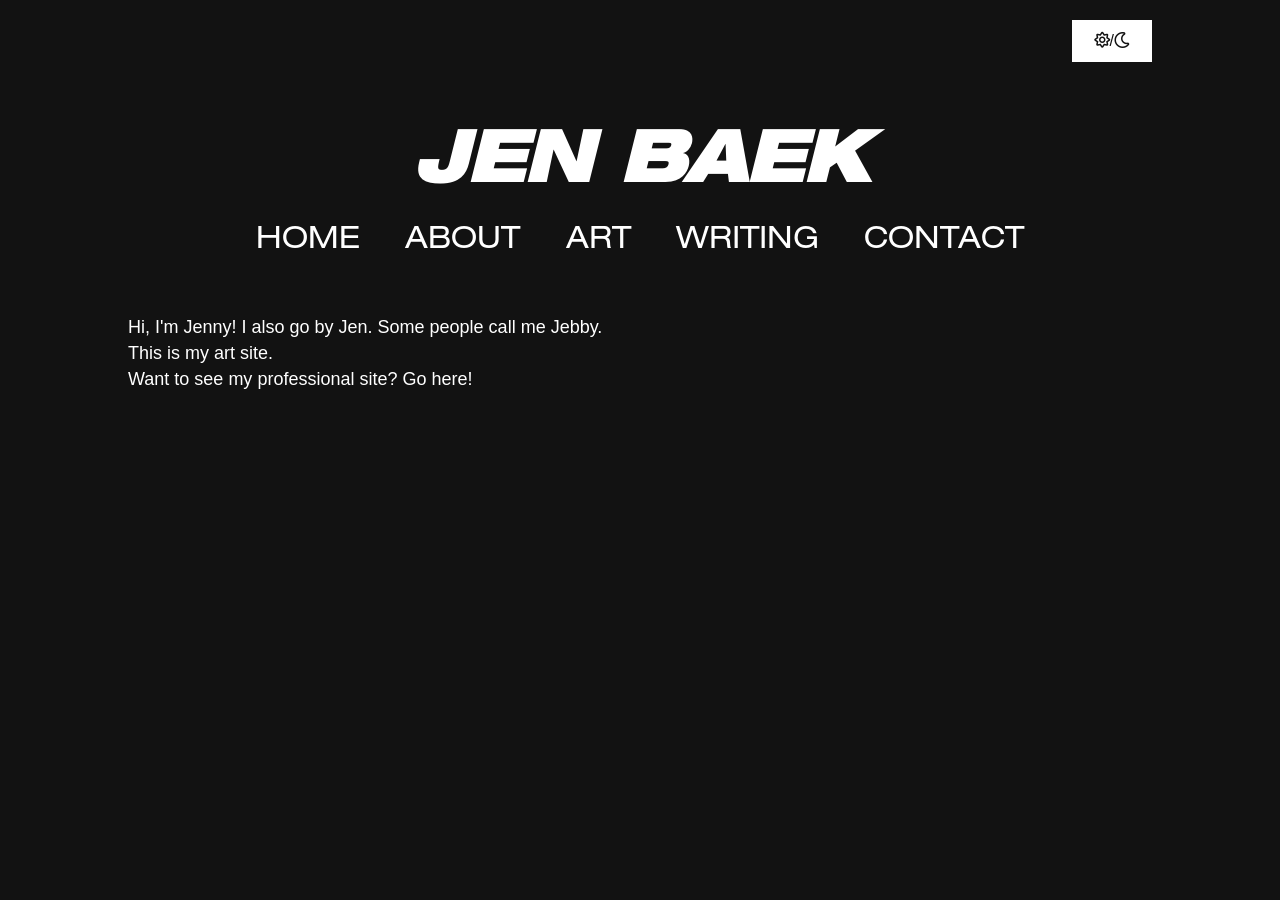
<file: index.html>
<!DOCTYPE html>
<html lang="en">
<head>
    <meta charset="UTF-8">
    <meta name="viewport" content="width=device-width, initial-scale=1.0">
    <title>Jenny Baek Main Page</title>
    <link rel="stylesheet" href="style.css">
    <link rel="stylesheet" href="https://cdnjs.cloudflare.com/ajax/libs/font-awesome/5.15.4/css/all.min.css">
</head>
<body>
    <div class="lightdark-button">
        <button id="mode-toggle"><i class="far fa-sun"></i>/<i class="far fa-moon"></i></button>
    </div>

    <div id="header"></div>  <!-- View in live server -->
    <script>
        document.addEventListener("DOMContentLoaded", function () {
            function loadComponent(id, file) {
                fetch(file)
                    .then(response => response.text())
                    .then(html => {
                        document.getElementById(id).innerHTML = html;
                    })
                    .catch(error => console.error(`Error loading ${file}:`, error));
            }
    
            loadComponent("header", "header.html");
        });
    </script>

    <p>
        Hi, I'm Jenny! I also go by Jen. Some people call me Jebby.
    </p>

    <p>
        This is my art site.
    </p>

    <p>
        Want to see my professional site? Go here!
    </p>

    <script src="script.js"></script>
</body>
</html>
</file>
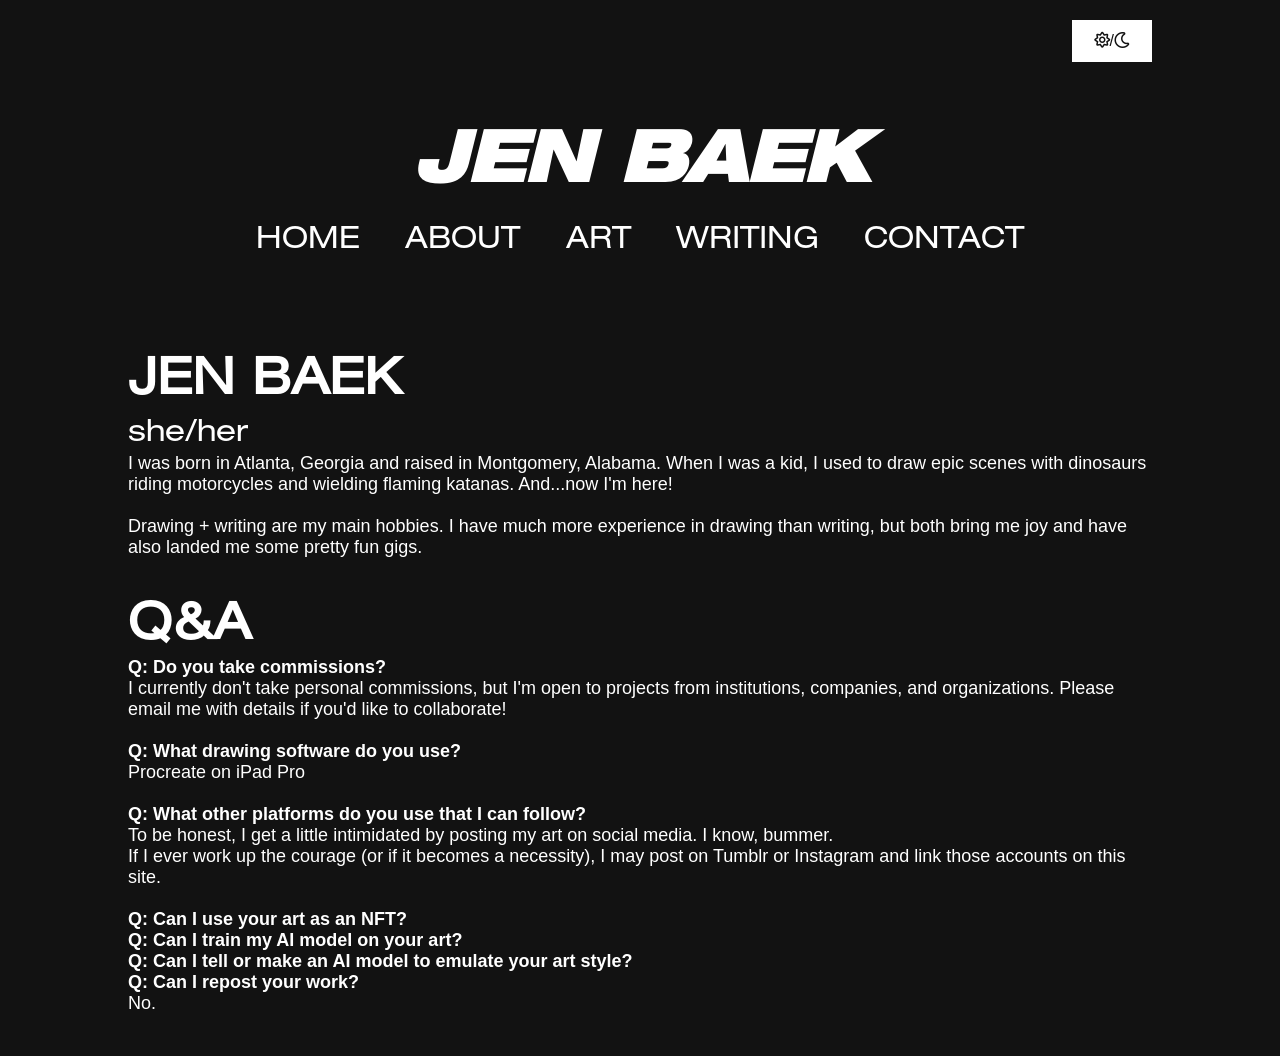
<file: about.html>
<!DOCTYPE html>
<html lang="en">
<head>
    <meta charset="UTF-8">
    <meta name="viewport" content="width=device-width, initial-scale=1.0">
    <title>JEN BAEK</title>
    <link rel="stylesheet" href="style.css">
    <link rel="stylesheet" href="https://cdnjs.cloudflare.com/ajax/libs/font-awesome/5.15.4/css/all.min.css">
</head>
<body>
    <div class="lightdark-button">
        <button id="mode-toggle"><i class="far fa-sun"></i>/<i class="far fa-moon"></i></button>
    </div>

    <div id="header"></div>  <!-- View in live server -->
    <script>
        document.addEventListener("DOMContentLoaded", function () {
            function loadComponent(id, file) {
                fetch(file)
                    .then(response => response.text())
                    .then(html => {
                        document.getElementById(id).innerHTML = html;
                    })
                    .catch(error => console.error(`Error loading ${file}:`, error));
            }
    
            loadComponent("header", "header.html");
        });
    </script>

    <h1>JEN BAEK</h1>
    <p><span style="font-family: Helvetica Extended; font-size: 30px;">
        she/her
    </span></p>

    <p>
        I was born in Atlanta, Georgia and raised in Montgomery, Alabama. When I was a kid, I used to draw epic scenes with 
        dinosaurs riding motorcycles and wielding flaming katanas. And...now I'm here!
        <br><br>
        Drawing + writing are my main hobbies. I have much more experience in drawing than writing, but both bring me joy and 
        have also landed me some pretty fun gigs.
    </p>

    <h1>Q&A</h1>
    <p>
        <b>Q: Do you take commissions?</b><br>
        I currently don't take personal commissions, but I'm open to projects from institutions, companies, and organizations. 
        Please email me with details if you'd like to collaborate!
        <br><br>

        <b>Q: What drawing software do you use?</b><br>
        Procreate on iPad Pro
        <br><br>

        <b>Q: What other platforms do you use that I can follow?</b><br>
        To be honest, I get a little intimidated by posting my art on social media. I know, bummer.<br>
        If I ever work up the courage (or if it becomes a necessity), I may post on Tumblr or Instagram and 
        link those accounts on this site.
        <br><br>

        <b>Q: Can I use your art as an NFT?</b><br>
        <b>Q: Can I train my AI model on your art?</b><br>
        <b>Q: Can I tell or make an AI model to emulate your art style?</b><br>
        <b>Q: Can I repost your work?</b><br>
        No.
        <br><br>
    </p>

    <script src="script.js"></script>
</body>
</html>
</file>
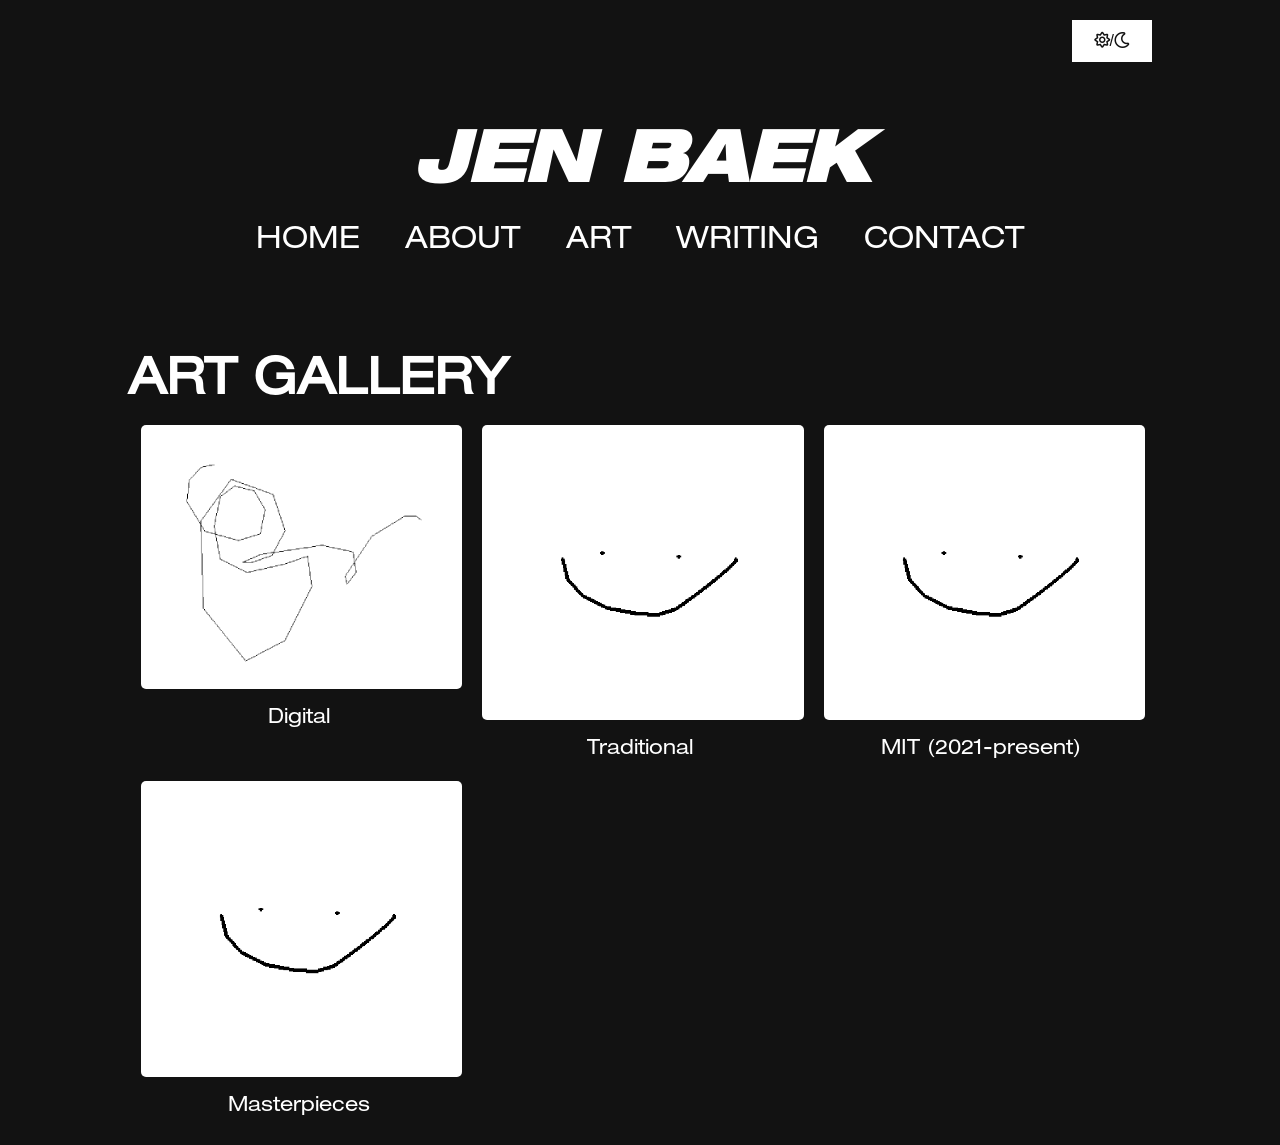
<file: art.html>
<!DOCTYPE html>
<html lang="en">
<head>
    <meta charset="UTF-8">
    <meta name="viewport" content="width=device-width, initial-scale=1.0">
    <title>JEN BAEK</title>
    <link rel="stylesheet" href="style.css">
    <link rel="stylesheet" href="https://cdnjs.cloudflare.com/ajax/libs/font-awesome/5.15.4/css/all.min.css">
</head>
<body>
    <div class="lightdark-button">
        <button id="mode-toggle"><i class="far fa-sun"></i>/<i class="far fa-moon"></i></button>
    </div>

    <div id="header"></div>  <!-- View in live server -->
    <script>
        document.addEventListener("DOMContentLoaded", function () {
            function loadComponent(id, file) {
                fetch(file)
                    .then(response => response.text())
                    .then(html => {
                        document.getElementById(id).innerHTML = html;
                    })
                    .catch(error => console.error(`Error loading ${file}:`, error));
            }
    
            loadComponent("header", "header.html");
        });
    </script>

    <h1>ART GALLERY</h1>

    <div class="gallery" id="gallery">
        <figure>
            <a href="art_digital.html">
                <img src="uploads/Screen Shot 2025-04-02 at 1.55.38 AM.png" alt="HTML tutorial"></a>
                <figcaption>Digital</figcaption>
        </figure>

        <figure>
            <a href="art_traditional.html">
                <img src="uploads/Screen Shot 2025-04-02 at 1.55.49 AM.png" alt="HTML tutorial"></a>
                <figcaption>Traditional</figcaption>
        </figure>

        <figure>
            <a href="art_mit.html">
                <img src="uploads/Screen Shot 2025-04-02 at 1.55.49 AM.png" alt="HTML tutorial"></a>
                <figcaption>MIT (2021-present)</figcaption>
        </figure>

        <figure>
            <a href="art_masterpieces.html">
                <img src="uploads/Screen Shot 2025-04-02 at 1.55.49 AM.png" alt="HTML tutorial"></a>
                <figcaption>Masterpieces</figcaption>
        </figure>
    </div>

    <script src="script.js"></script>
</body>
</html>
</file>
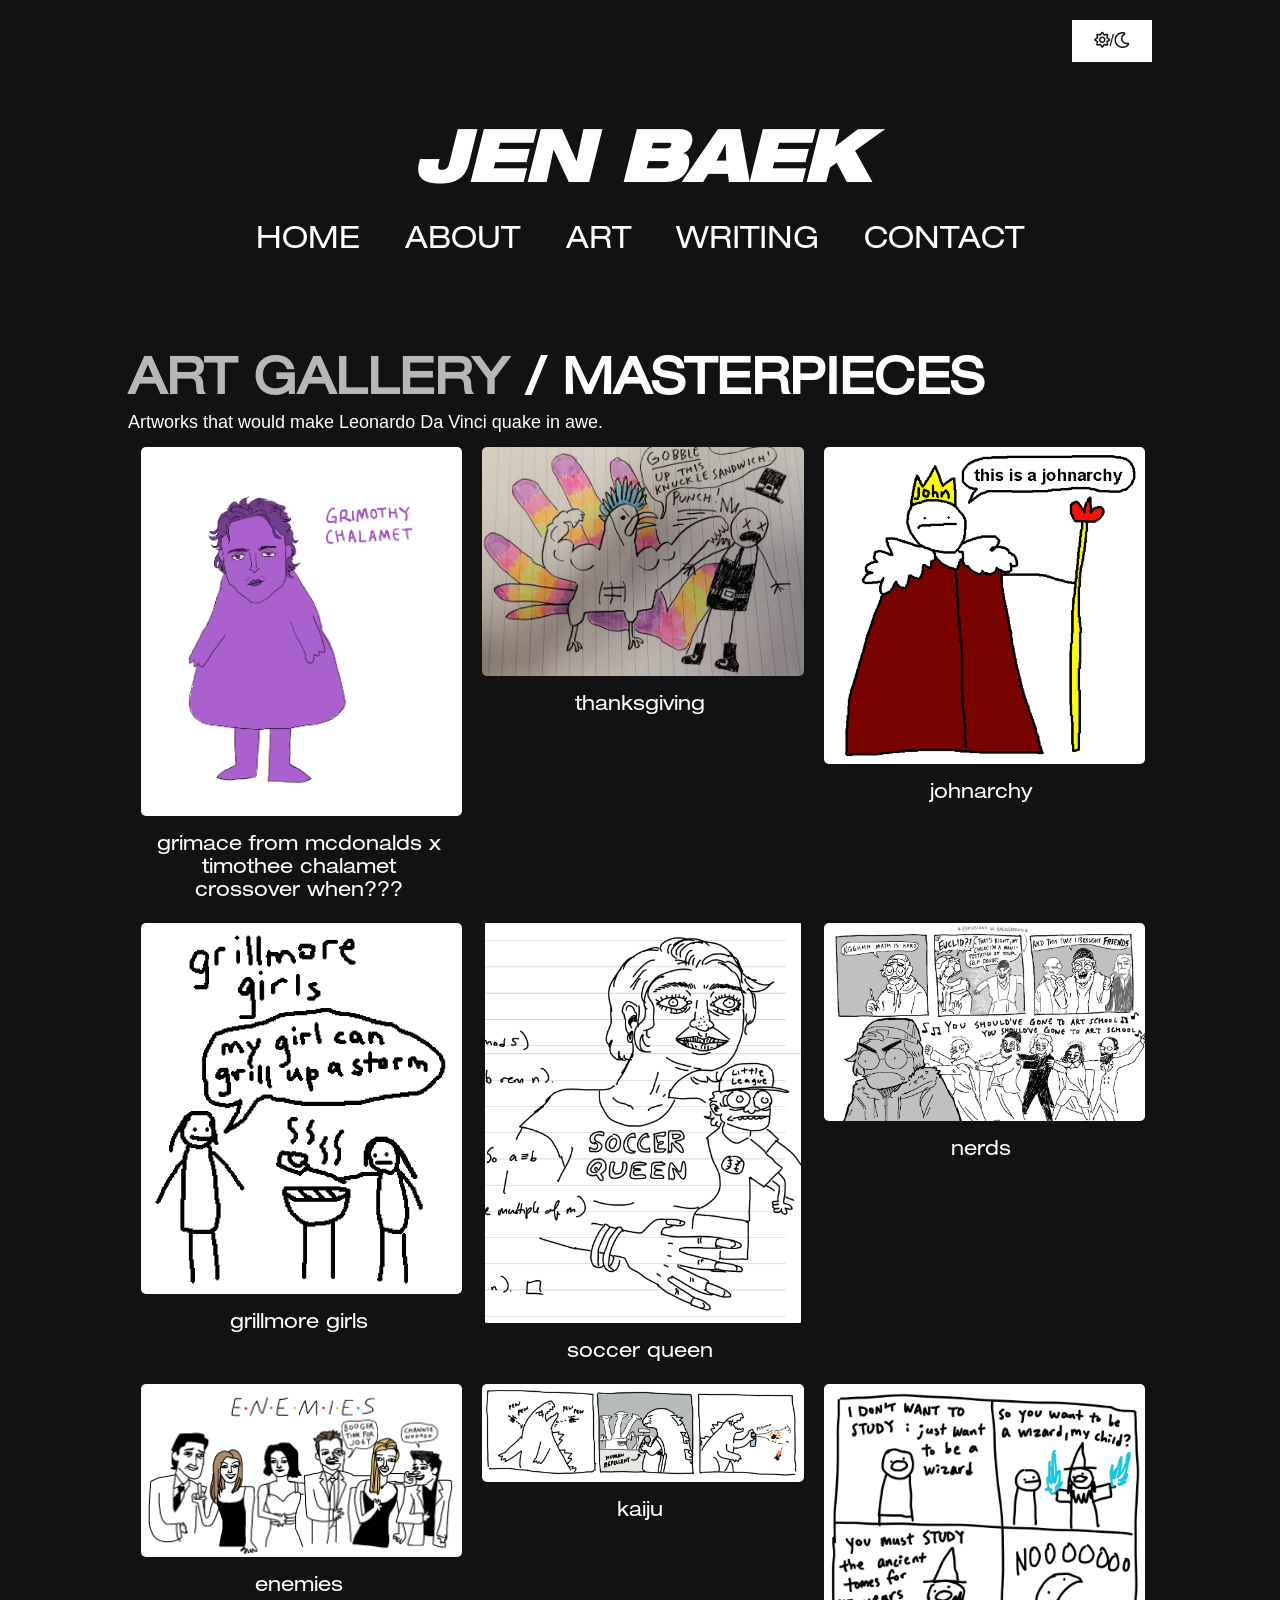
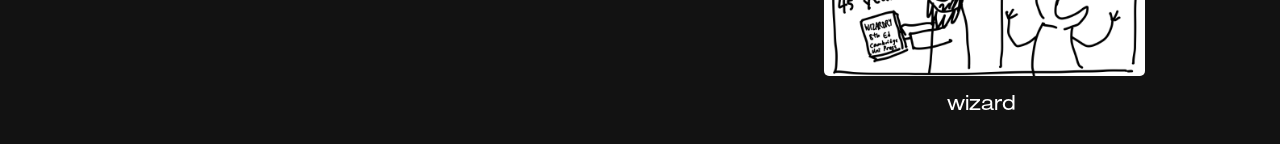
<file: art_masterpieces.html>
<!DOCTYPE html>
<html lang="en">
<head>
    <meta charset="UTF-8">
    <meta name="viewport" content="width=device-width, initial-scale=1.0">
    <title>JEN BAEK</title>
    <link rel="stylesheet" href="style.css">
    <link rel="stylesheet" href="https://cdnjs.cloudflare.com/ajax/libs/font-awesome/5.15.4/css/all.min.css">
</head>
<body>
    <div class="lightdark-button">
        <button id="mode-toggle"><i class="far fa-sun"></i>/<i class="far fa-moon"></i></button>
    </div>

    <div id="header"></div>  <!-- View in live server -->
    <script>
        document.addEventListener("DOMContentLoaded", function () {
            function loadComponent(id, file) {
                fetch(file)
                    .then(response => response.text())
                    .then(html => {
                        document.getElementById(id).innerHTML = html;
                    })
                    .catch(error => console.error(`Error loading ${file}:`, error));
            }
    
            loadComponent("header", "header.html");
        });
    </script>

    <h1><a href="art.html"; style="text-decoration: none;">ART GALLERY</a></span> / MASTERPIECES</h1>

    <p>
        Artworks that would make Leonardo Da Vinci quake in awe.
    </p>

    <div class="gallery" id="gallery"></div>

    <script src="data.js"></script>

    <script>
        const gallery = document.getElementById("gallery");
    
        // Create overlay
        const overlay = document.createElement("div");
        overlay.classList.add("overlay");
        document.body.appendChild(overlay);
    
        // Create description box element
        const descBox = document.createElement("div");
        descBox.classList.add("desc-box");
        document.body.appendChild(descBox);
    
        data[3].forEach((item, index) => {
            const figure = document.createElement("figure");

            const img = document.createElement("img");
            img.src = item.path;
            img.classList.add("gallery-image");

            const figcaption = document.createElement("figcaption");
            figcaption.textContent = item.caption || ""; 

            figure.appendChild(img);
            figure.appendChild(figcaption);
            gallery.appendChild(figure);

            // Expand image and show caption + description
            img.addEventListener("click", (event) => {
                event.stopPropagation();
                overlay.classList.add("active");
                img.classList.add("expanded");

                descBox.innerHTML = `<strong>${item.caption}</strong><br>${item.description}`;
                descBox.classList.add("active");
            });
        });
    
        // Close image and caption when clicking outside
        overlay.addEventListener("click", () => {
            document.querySelectorAll(".expanded").forEach(image => image.classList.remove("expanded"));
            overlay.classList.remove("active");
            descBox.classList.remove("active");
        });
    
    </script>
    
    

    <script src="script.js"></script>
</body>
</html>
</file>
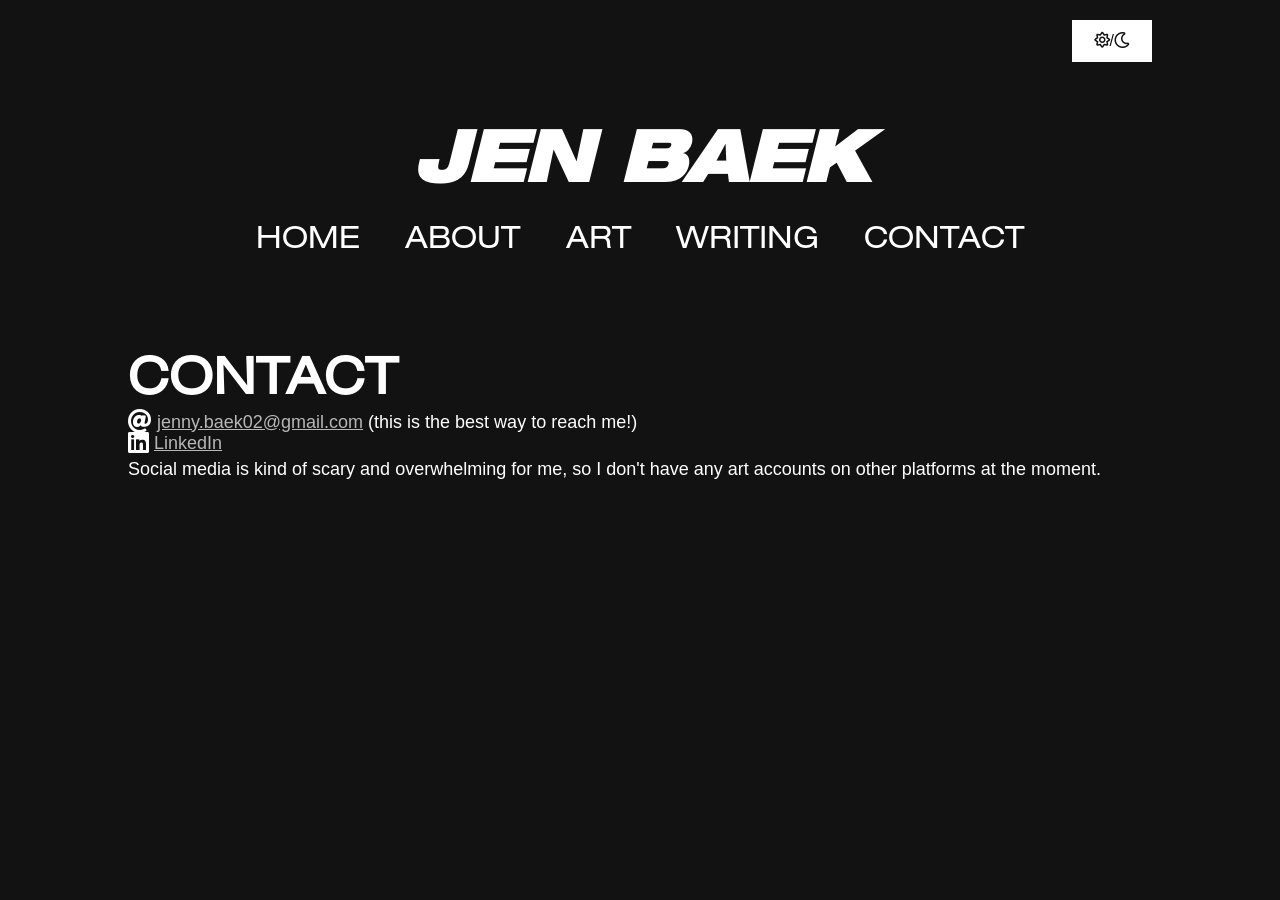
<file: contact.html>
<!DOCTYPE html>
<html lang="en">
<head>
    <meta charset="UTF-8">
    <meta name="viewport" content="width=device-width, initial-scale=1.0">
    <title>JEN BAEK</title>
    <link rel="stylesheet" href="style.css">
    <link rel="stylesheet" href="https://cdnjs.cloudflare.com/ajax/libs/font-awesome/5.15.4/css/all.min.css">
</head>
<body>
    <div class="lightdark-button">
        <button id="mode-toggle"><i class="far fa-sun"></i>/<i class="far fa-moon"></i></button>
    </div>

    <div id="header"></div>  <!-- View in live server -->
    <script>
        document.addEventListener("DOMContentLoaded", function () {
            function loadComponent(id, file) {
                fetch(file)
                    .then(response => response.text())
                    .then(html => {
                        document.getElementById(id).innerHTML = html;
                    })
                    .catch(error => console.error(`Error loading ${file}:`, error));
            }
    
            loadComponent("header", "header.html");
        });
    </script>

    <h1>CONTACT</h1>

    <p>
        <i class="fas fa-at fa-lg"></i> <a href="mailto:jenny.baek02@gmail.com">jenny.baek02@gmail.com</a> (this is the best way to reach me!) <br>
        <i class="fab fa-linkedin fa-lg"></i> <a href="https://www.linkedin.com/in/jenny-baek-b82028247/">LinkedIn</a>
    </p>

    <p>
        Social media is kind of scary and overwhelming for me, so I don't have any art accounts on other platforms at the moment.
    </p>

    <script src="script.js"></script>
</body>
</html>
</file>
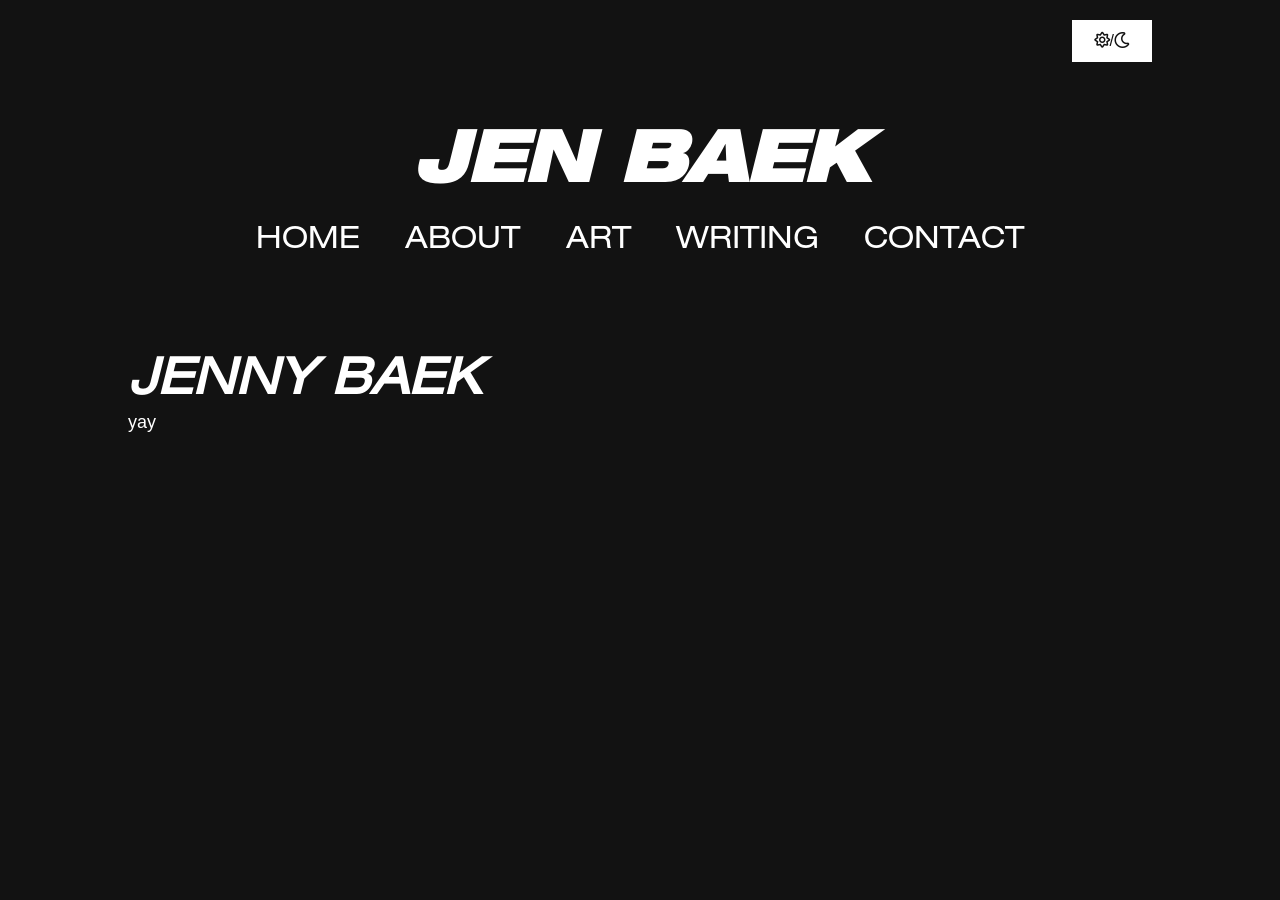
<file: writing.html>
<!DOCTYPE html>
<html lang="en">
<head>
    <meta charset="UTF-8">
    <meta name="viewport" content="width=device-width, initial-scale=1.0">
    <title>JEN BAEK</title>
    <link rel="stylesheet" href="style.css">
    <link rel="stylesheet" href="https://cdnjs.cloudflare.com/ajax/libs/font-awesome/5.15.4/css/all.min.css">
</head>
<body>
    <div class="lightdark-button">
        <button id="mode-toggle"><i class="far fa-sun"></i>/<i class="far fa-moon"></i></button>
    </div>

    <div id="header"></div>  <!-- View in live server -->
    <script>
        document.addEventListener("DOMContentLoaded", function () {
            function loadComponent(id, file) {
                fetch(file)
                    .then(response => response.text())
                    .then(html => {
                        document.getElementById(id).innerHTML = html;
                    })
                    .catch(error => console.error(`Error loading ${file}:`, error));
            }
    
            loadComponent("header", "header.html");
        });
    </script>

    <h1><i>JENNY BAEK</i></h1>
    <p>
        yay
    </p>

    <script src="script.js"></script>
</body>
</html>
</file>
<file: style.css>
:root {
    --text-color: #fff;
    --accent-color: #52b7ff;
    --link-color: rgb(183, 183, 183);
    --background-color: #121212;
}

.dark-mode {
    --text-color: #000000;
    --accent-color: #52b7ff;
    --link-color: #525252;
    --background-color: rgb(255, 255, 255);
  }

@font-face {
    font-family: "Helvetica Heavy Extended";
    src: url(fonts/HelveticaNeue-HeavyExt.otf);
}

@font-face {
    font-family: "Helvetica Extended";
    src: url(fonts/HelveticaNeue-Extended.otf);
}

#header {
    min-height: 250px;
    display: flex;
    align-items: center;
    justify-content: center;
}

body {
    font-family: Helvetica Neue, sans-serif;
    background-color: var(--background-color);
    text-align: left;
    margin: 0 auto;
    padding: 20px;
    width: 80%;
}

.navbar {
    background-color: var(--background-color);
    overflow: hidden;
    margin-bottom: 40px;
}

.nav-links {
    margin: 0;
    padding: 0;
    text-align: center;
}

.nav-links li {
    display: inline;
}

.nav-links a {
    font-family: "Helvetica Extended", sans-serif;
    color: var(--text-color);
    padding: 14px 20px;
    font-size: 30px;
    text-decoration: none;
    display: inline-block;
}

.nav-links a:hover {
    color: var(--accent-color);
}

h1 {
    font-family: "Helvetica Extended", sans-serif;
    color: var(--text-color);
    font-size: 50px;
    margin-bottom: 7px;
}

#name-title {
    font-family: "Helvetica Heavy Extended", sans-serif;
    font-size: 70px;
    color: var(--text-color);
    font-style: normal;
    text-align: center;
}

h2 {
    color: var(--text-color);
    font-size: 20px;
    margin-top: 25px;
    margin-bottom: 2px;
}

h3 {
    color: var(--text-color);
    font-size: 20px;
    font-weight: bold;
    margin-top: 15px;
    margin-bottom: 5px;
}

hr {
    margin-top: 2px;
    border: 1px solid transparent;
    border-color: var(--text-color);
}

p {
    color: var(--text-color);
    margin-top: 5px;
    margin-bottom: 1px;
    font-size: 18px;
}

ul {
    color: var(--text-color);
    padding-left: 20px;
    margin-top: 0px;
    margin-bottom: 0px;
    font-size: 18px;
}

a {
    color: var(--link-color);
}

a:hover {
    color: var(--accent-color);
}

.lightdark-button {
    text-align: right;
}

#mode-toggle {
    text-align: right;
    padding: 10px 20px;
    font-size: 16px;
    cursor: pointer;
    background-color: var(--text-color);
    color: var(--background-color);
    border: 2px solid transparent;
    border-color: var(--text-color);
  }
  
  #mode-toggle:hover {
    background-color: var(--background-color);
    color: var(--text-color);
  }

  .pdf-button {
    padding-top: 50px;
    text-align: center;
}
  
details {
    margin-bottom: 10px;
}

summary {
    cursor: pointer;
    font-weight: bold;
    font-size: 20px;
    margin-top: 25px;
    margin-bottom: 5px;
    color: var(--text-color);
}

summary::marker {
    content: "▶ ";
    color: var(--text-color);
}

details[open] summary::marker {
    content: "▼ ";
    color: var(--text-color);
}

summary:hover {
    color: var(--accent-color);
}

.gallery {
    display: grid;
    grid-template-columns: repeat(auto-fill, minmax(270px, 1fr));
    gap: 20px;
    padding: 10px;
}

.gallery figure {
    margin: 0;
    text-align: center;
    position: relative;
}

.gallery img {
    width: 100%;
    height: auto;
    max-height: 400px;
    object-fit: contain;
    border-radius: 8px;
    border: 3px solid transparent;
}

.gallery img:hover {
    border: 3px solid var(--accent-color);
}

.gallery figcaption {
    font-family: "Helvetica Extended", sans-serif;
    max-width: 300px;
    margin-top: 8px;
    margin-left: auto;
    margin-right: auto;
    font-size: 20px;
    color: var(--text-color);
    text-align: center;
}

.gallery img.expanded {
    position: fixed;
    top: 50%;
    left: 50px;
    transform: translateY(-50%);
    max-width: calc(100vw - 500px); /* Leave 500px space to the right for caption */
    max-height: 80vh;
    object-fit: contain;
    cursor: zoom-out;
    pointer-events: none;
    z-index: 9999;
}

.desc-box {
    position: fixed;
    top: 50%;
    right: 50px;
    transform: translateY(-50%);
    background: rgba(255, 255, 255, 0.9);
    padding: 15px 20px;
    border-radius: 5px;
    font-size: 1.2em;
    max-width: 300px;
    text-align: left;
    opacity: 0;
    transition: opacity 0.2s ease;
    z-index: 9998;
}

.desc-box.active {
    opacity: 1;
}

.overlay {
    position: fixed;
    top: 0;
    left: 0;
    width: 100vw;
    height: 100vh;
    background-color: rgba(0, 0, 0, 0.6);
    opacity: 0;
    pointer-events: none;
    transition: opacity 0.2s ease;
    z-index: 9997;
}

.overlay.active {
    opacity: 1;
    pointer-events: all;
}
</file>
